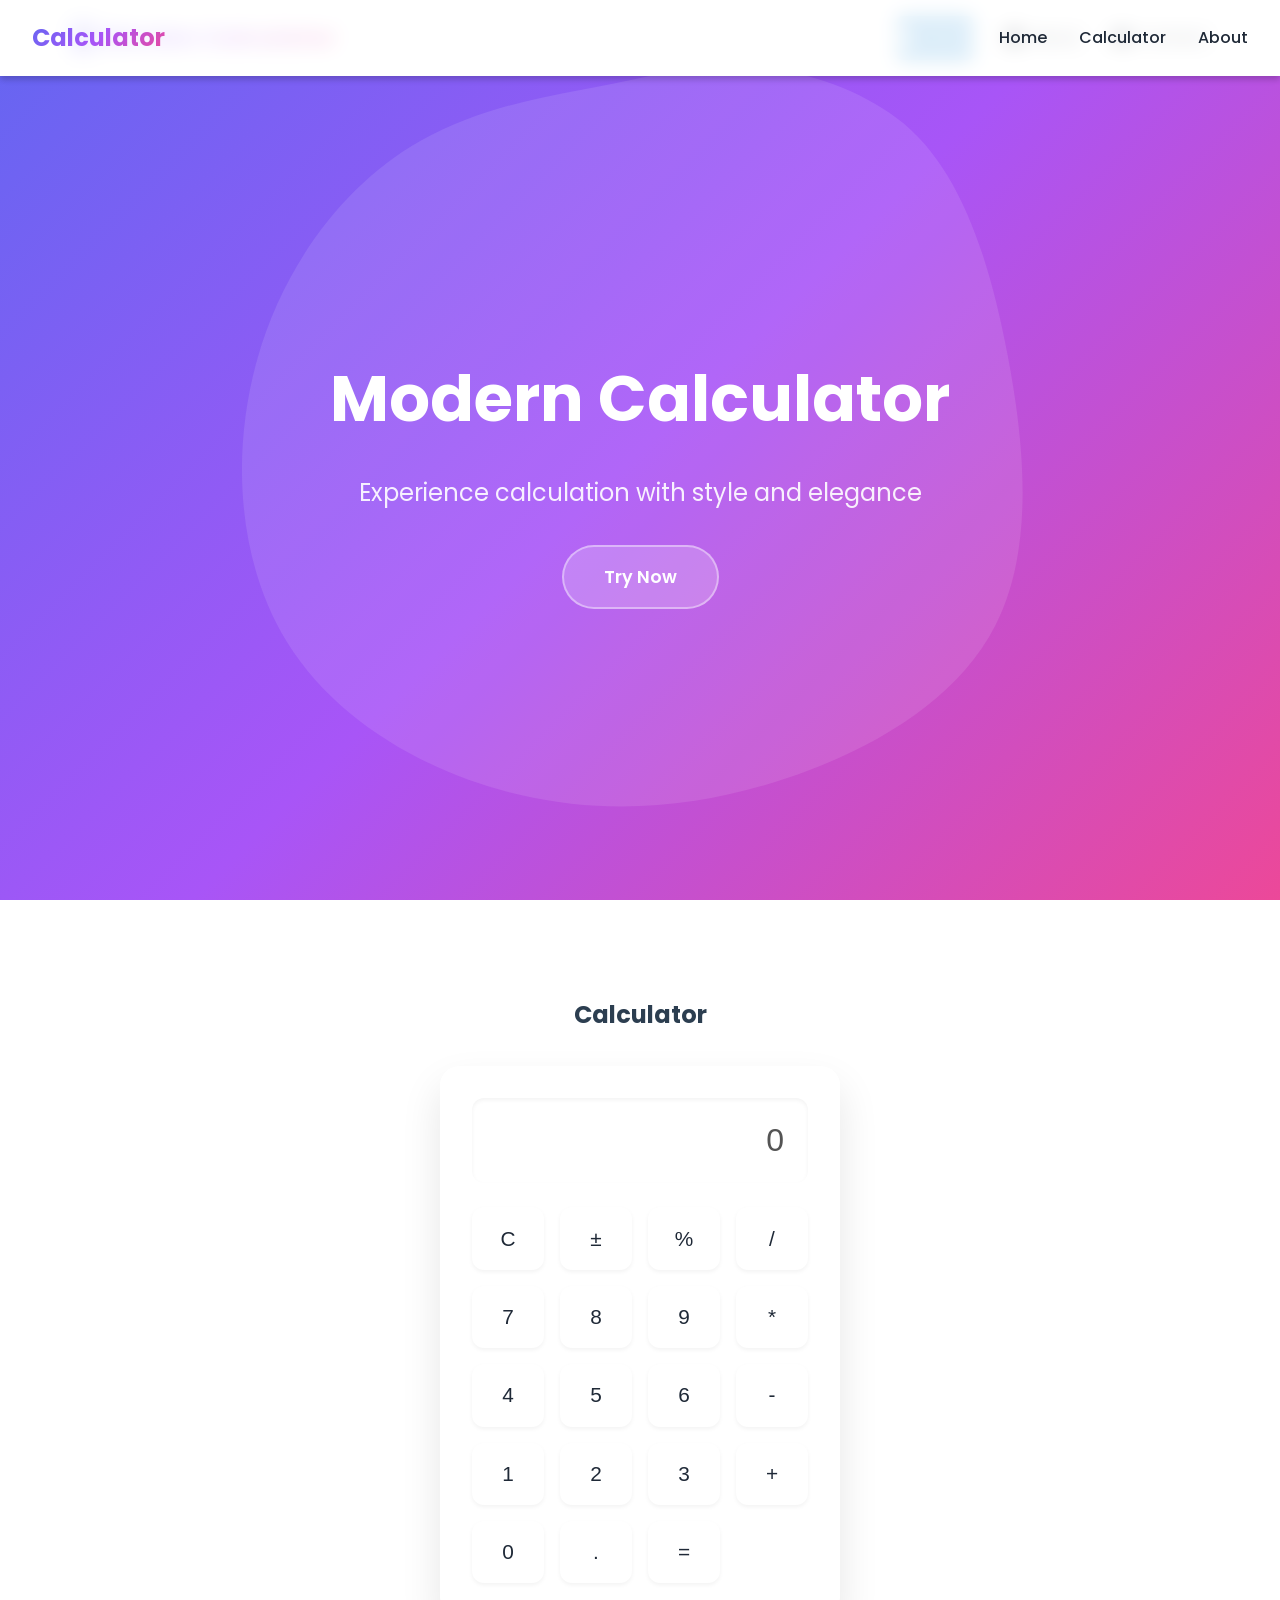
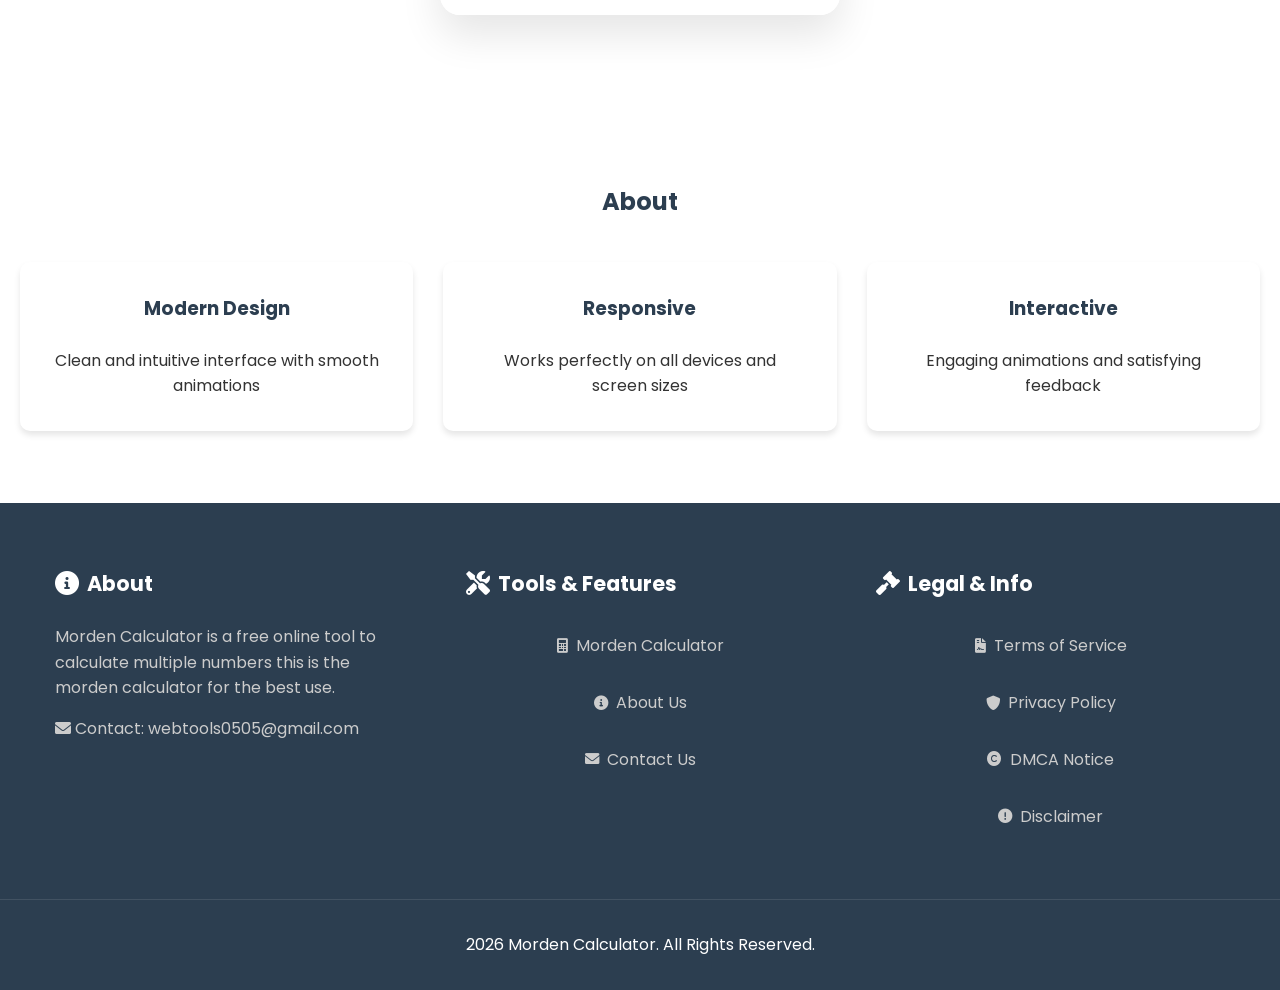
<file: index.html>
<!DOCTYPE html>
<html lang="en">
<head>
    <meta charset="UTF-8">
    <meta name="viewport" content="width=device-width, initial-scale=1.0">
    <title>Morden Calculator</title>
    <link rel="stylesheet" href="styles.css">
    <link href="https://fonts.googleapis.com/css2?family=Poppins:wght@300;400;500;600;700&display=swap" rel="stylesheet">
    <link rel="stylesheet" href="https://cdnjs.cloudflare.com/ajax/libs/font-awesome/6.0.0/css/all.min.css">
</head>
<body>
    <header class="main-header">
        <nav class="nav-container">
            <div class="logo">
                <i class="fas fa-calculator"></i>
                <span>Morden Calculator</span>
            </div>
            <ul class="nav-links">
                <li><a href="index.html" class="active"><i class="fas fa-home"></i> Home</a></li>
                <li><a href="about.html"><i class="fas fa-info-circle"></i> About</a></li>
                <li><a href="contact.html"><i class="fas fa-envelope"></i> Contact</a></li>
            </ul>
        </nav>
    </header>

    <!-- Navigation -->
    <nav class="sticky-nav fade-in">
        <div class="logo">Calculator</div>
        <button class="menu-toggle" aria-label="Toggle menu">☰</button>
        <ul class="nav-links">
            <li><a href="#home">Home</a></li>
            <li><a href="#calculator">Calculator</a></li>
            <li><a href="#about">About</a></li>
        </ul>
    </nav>

    <!-- Hero Section -->
    <header id="home" class="hero">
        <div class="hero-content">
            <h1 class="fade-in">Modern Calculator</h1>
            <p class="fade-in">Experience calculation with style and elegance</p>
            <a href="#calculator" class="cta-button scale-in">Try Now</a>
        </div>
        <div class="hero-shapes"></div>
    </header>

    <!-- Calculator Section -->
    <section id="calculator" class="tool-section">
        <div class="section-container">
            <h2 class="fade-in">Calculator</h2>
            <div class="calculator scale-in">
                <input type="text" id="display" disabled value="0">
                <div class="buttons">
                    <button class="operator">C</button>
                    <button class="operator">±</button>
                    <button class="operator">%</button>
                    <button class="operator">/</button>
                    <button>7</button>
                    <button>8</button>
                    <button>9</button>
                    <button class="operator">*</button>
                    <button>4</button>
                    <button>5</button>
                    <button>6</button>
                    <button class="operator">-</button>
                    <button>1</button>
                    <button>2</button>
                    <button>3</button>
                    <button class="operator">+</button>
                    <button class="span-2">0</button>
                    <button>.</button>
                    <button class="operator">=</button>
                </div>
            </div>
        </div>
    </section>

    <!-- About Section -->
    <section id="about" class="about-section">
        <div class="section-container">
            <h2 class="fade-in">About</h2>
            <div class="features">
                <div class="feature-card scale-in">
                    <h3>Modern Design</h3>
                    <p>Clean and intuitive interface with smooth animations</p>
                </div>
                <div class="feature-card scale-in">
                    <h3>Responsive</h3>
                    <p>Works perfectly on all devices and screen sizes</p>
                </div>
                <div class="feature-card scale-in">
                    <h3>Interactive</h3>
                    <p>Engaging animations and satisfying feedback</p>
                </div>
            </div>
        </div>
    </section>

    <footer>
        <div class="footer-container">
            <div class="footer-section">
                <h2><i class="fas fa-info-circle"></i> About</h2>
                <p>Morden Calculator is a free online tool to calculate multiple numbers this is the morden calculator for the best use.</p>
                <p><i class="fas fa-envelope"></i> Contact: webtools0505@gmail.com</p>
            </div>
            <div class="footer-section">
                <h2><i class="fas fa-tools"></i> Tools & Features</h2>
                <ul>
                    <li><a href="index.html"><i class="fas fa-calculator"></i> Morden Calculator</a></li>
                    <li><a href="about.html"><i class="fas fa-info-circle"></i> About Us</a></li>
                    <li><a href="contact.html"><i class="fas fa-envelope"></i> Contact Us</a></li>
                </ul>
            </div>
            <div class="footer-section">
                <h2><i class="fas fa-gavel"></i> Legal & Info</h2>
                <ul>
                    <li><a href="terms.html"><i class="fas fa-file-contract"></i> Terms of Service</a></li>
                    <li><a href="privacy.html"><i class="fas fa-shield-alt"></i> Privacy Policy</a></li>
                    <li><a href="dmca.html"><i class="fas fa-copyright"></i> DMCA Notice</a></li>
                    <li><a href="disclaimer.html"><i class="fas fa-exclamation-circle"></i> Disclaimer</a></li>
                </ul>
            </div>
        </div>
        <div class="footer-bottom">
            <p>  <span id="year"></span> Morden Calculator. All Rights Reserved.</p>
        </div>
    </footer>
    <script>
        document.getElementById('year').textContent = new Date().getFullYear();
    </script>
    <script src="script.js"></script>
</body>
</html>
</file>
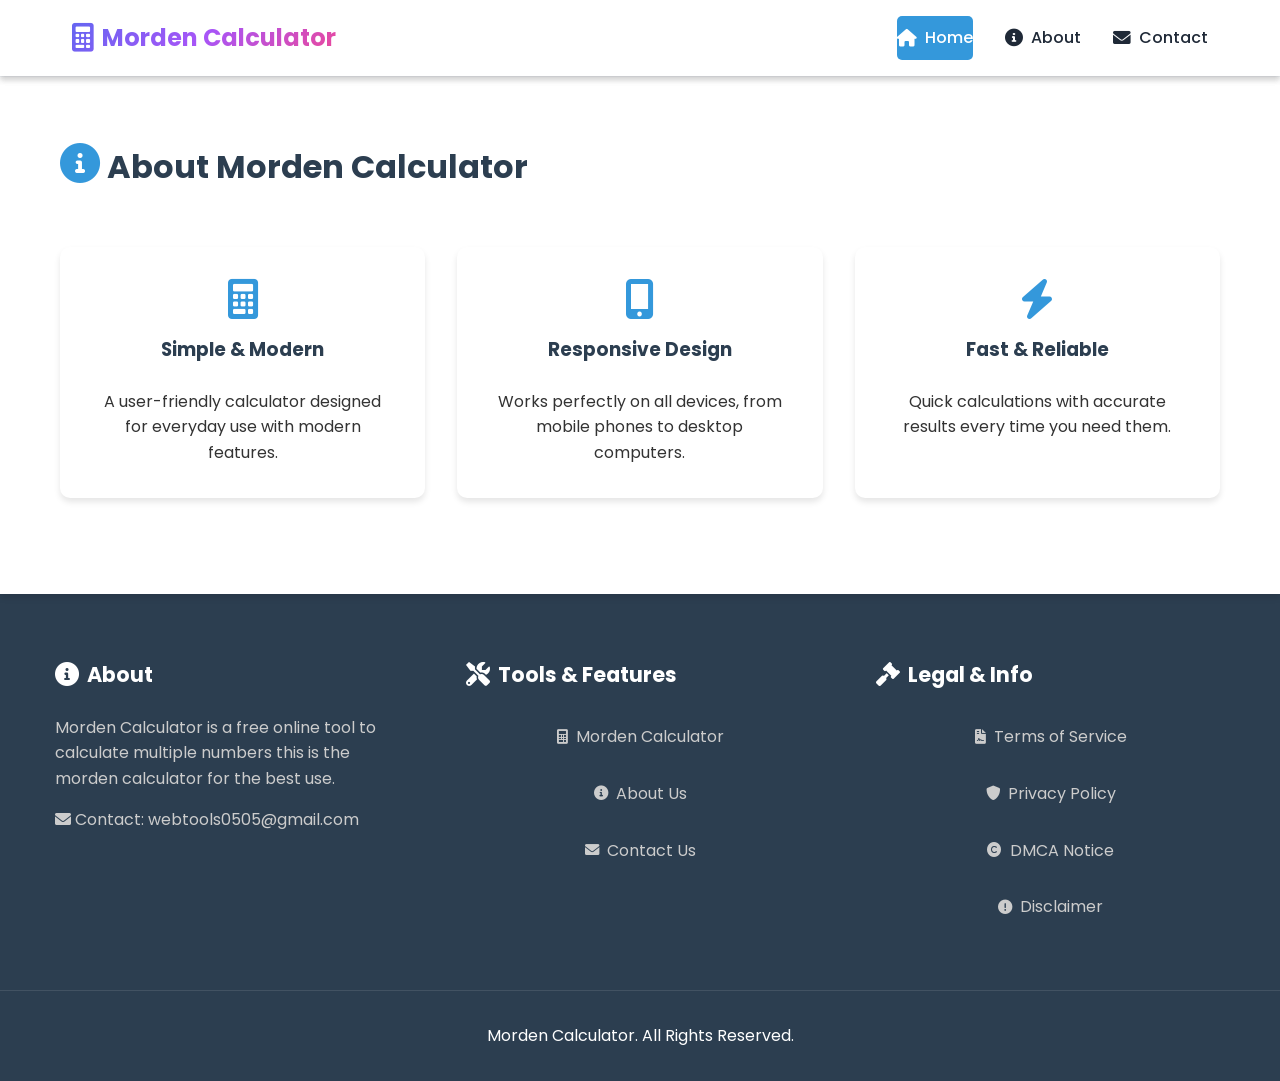
<file: about.html>
<!DOCTYPE html>
<html lang="en">
<head>
    <meta charset="UTF-8">
    <meta name="viewport" content="width=device-width, initial-scale=1.0">
    <title>About Us - Modern Calculator</title>
    <link rel="stylesheet" href="styles.css">
    <link href="https://fonts.googleapis.com/css2?family=Poppins:wght@300;400;500;600;700&display=swap" rel="stylesheet">
    <link rel="stylesheet" href="https://cdnjs.cloudflare.com/ajax/libs/font-awesome/6.0.0/css/all.min.css">
</head>
<br><br><br>
<body>
    <header class="main-header">
        <nav class="nav-container">
            <div class="logo">
                <i class="fas fa-calculator"></i>
                <span>Morden Calculator</span>
            </div>
            <ul class="nav-links">
                <li><a href="index.html" class="active"><i class="fas fa-home"></i> Home</a></li>
                <li><a href="about.html"><i class="fas fa-info-circle"></i> About</a></li>
                <li><a href="contact.html"><i class="fas fa-envelope"></i> Contact</a></li>
            </ul>
        </nav>
    </header>

        <header class="main-header">
        <nav class="nav-container">
            <div class="logo">
                <i class="fas fa-calculator"></i>
                <span>Morden Calculator</span>
            </div>
            <ul class="nav-links">
                <li><a href="index.html" class="active"><i class="fas fa-home"></i> Home</a></li>
                <li><a href="about.html"><i class="fas fa-info-circle"></i> About</a></li>
                <li><a href="contact.html"><i class="fas fa-envelope"></i> Contact</a></li>
            </ul>
        </nav>
    </header>

    <div class="content-section fade-in">
        <div class="container">
            <h1><i class="fas fa-info-circle icon-feature"></i> About Morden Calculator</h1>
            <div class="about-features">
                <div class="feature-card">
                    <i class="fas fa-calculator icon-feature"></i>
                    <h3>Simple & Modern</h3>
                    <p>A user-friendly calculator designed for everyday use with modern features.</p>
                </div>
                <div class="feature-card">
                    <i class="fas fa-mobile-alt icon-feature"></i>
                    <h3>Responsive Design</h3>
                    <p>Works perfectly on all devices, from mobile phones to desktop computers.</p>
                </div>
                <div class="feature-card">
                    <i class="fas fa-bolt icon-feature"></i>
                    <h3>Fast & Reliable</h3>
                    <p>Quick calculations with accurate results every time you need them.</p>
                </div>
            </div>
        </div>
    </div>

    <footer>
        <div class="footer-container">
            <div class="footer-section">
                <h2><i class="fas fa-info-circle"></i> About</h2>
                <p>Morden Calculator is a free online tool to calculate multiple numbers this is the morden calculator for the best use.</p>
                <p><i class="fas fa-envelope"></i> Contact: webtools0505@gmail.com</p>
            </div>
            <div class="footer-section">
                <h2><i class="fas fa-tools"></i> Tools & Features</h2>
                <ul>
                    <li><a href="index.html"><i class="fas fa-calculator"></i> Morden Calculator</a></li>
                    <li><a href="about.html"><i class="fas fa-info-circle"></i> About Us</a></li>
                    <li><a href="contact.html"><i class="fas fa-envelope"></i> Contact Us</a></li>
                </ul>
            </div>
            <div class="footer-section">
                <h2><i class="fas fa-gavel"></i> Legal & Info</h2>
                <ul>
                    <li><a href="terms.html"><i class="fas fa-file-contract"></i> Terms of Service</a></li>
                    <li><a href="privacy.html"><i class="fas fa-shield-alt"></i> Privacy Policy</a></li>
                    <li><a href="dmca.html"><i class="fas fa-copyright"></i> DMCA Notice</a></li>
                    <li><a href="disclaimer.html"><i class="fas fa-exclamation-circle"></i> Disclaimer</a></li>
                </ul>
            </div>
        </div>
        <div class="footer-bottom">
            <p>  Morden Calculator. All Rights Reserved.</p>
        </div>
    </footer>

    <!-- JavaScript to Update Copyright Year -->
    <script>
        document.getElementById("year").textContent = new Date().getFullYear();
    </script>
</body>
</html>
</file>
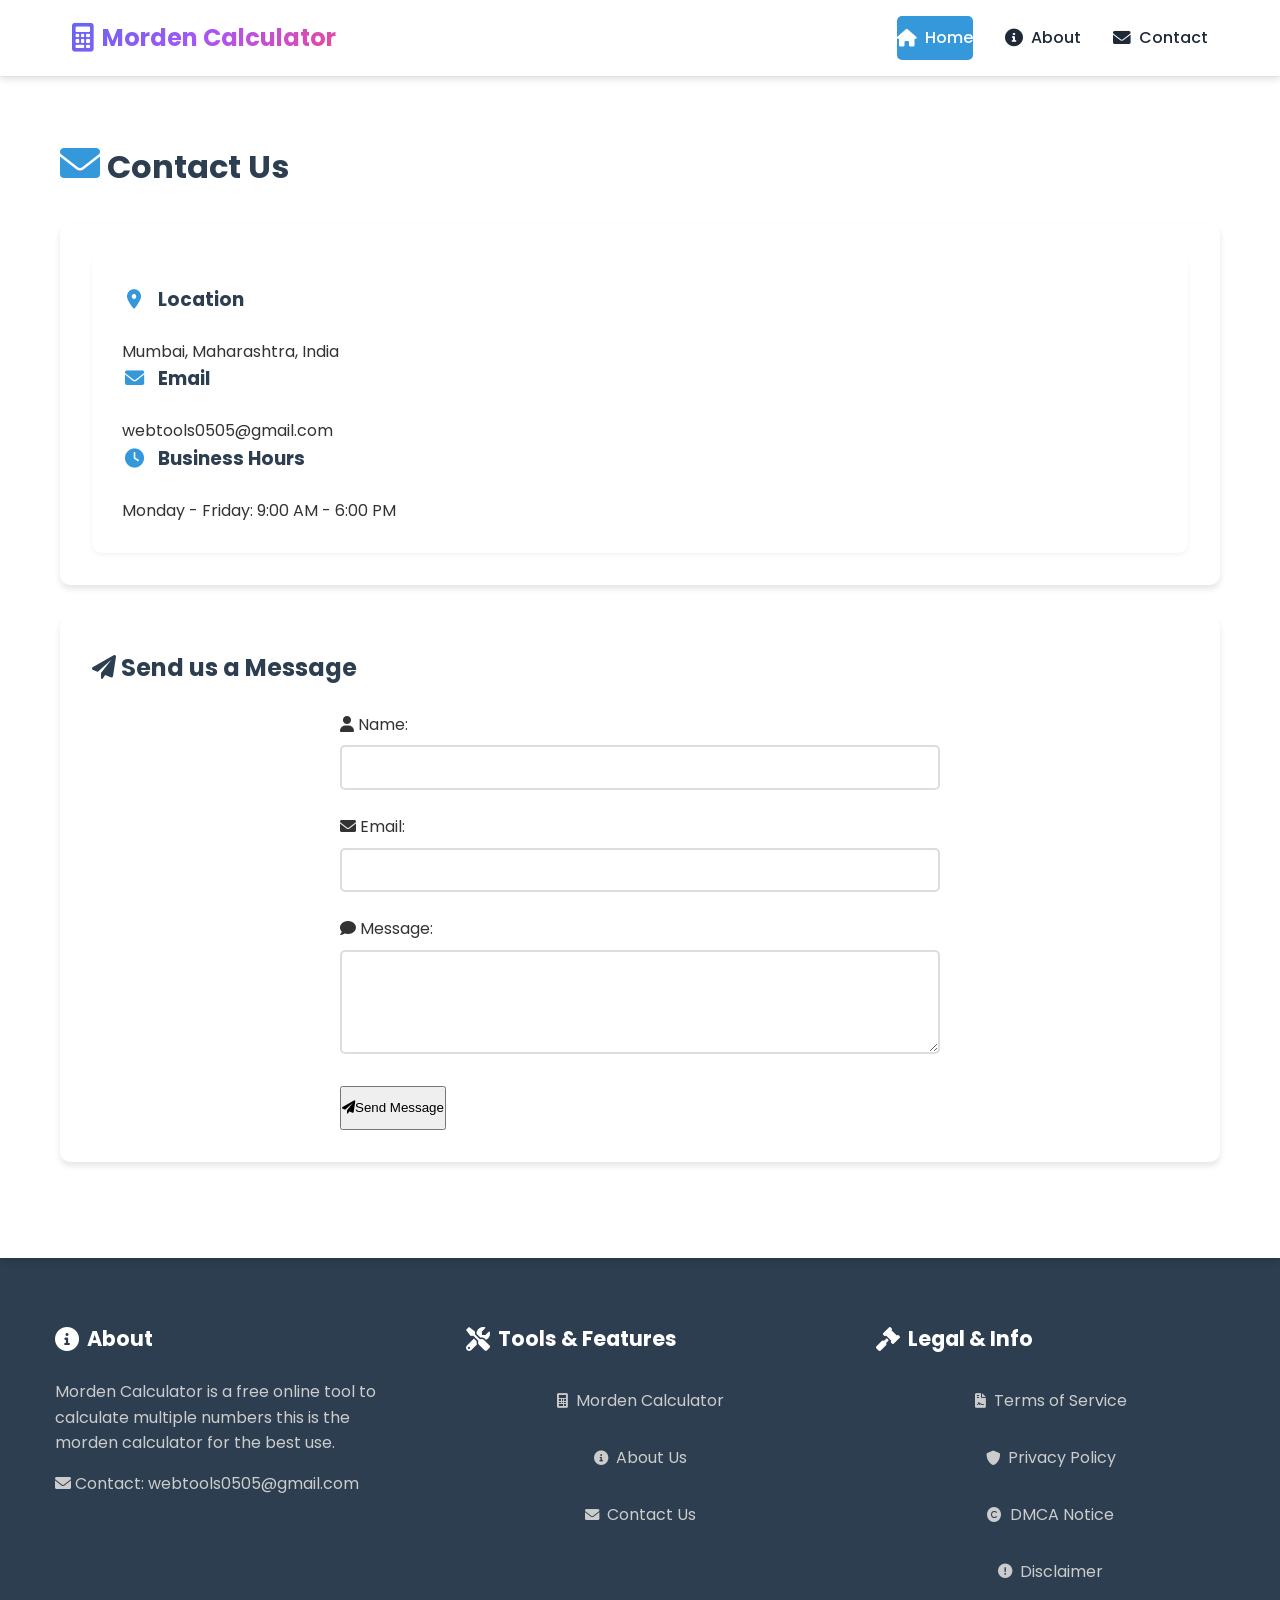
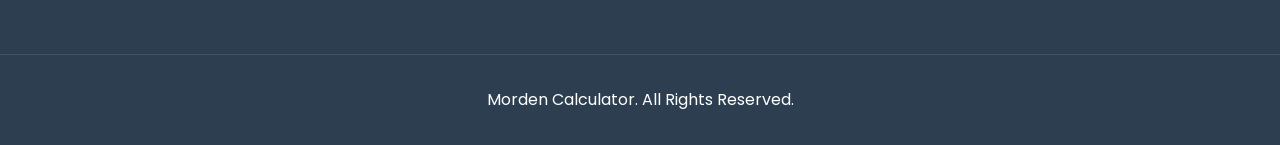
<file: contact.html>
<!DOCTYPE html>
<html lang="en">
<head>
    <meta charset="UTF-8">
    <meta name="viewport" content="width=device-width, initial-scale=1.0">
    <title>Contact Us - Modern Calculator</title>
    <link rel="stylesheet" href="styles.css">
    <link href="https://fonts.googleapis.com/css2?family=Poppins:wght@300;400;500;600;700&display=swap" rel="stylesheet">
    <link rel="stylesheet" href="https://cdnjs.cloudflare.com/ajax/libs/font-awesome/6.0.0/css/all.min.css">
</head>
<body>
    <header class="main-header">
        <nav class="nav-container">
            <div class="logo">
                <i class="fas fa-calculator"></i>
                <span>Morden Calculator</span>
            </div>
            <ul class="nav-links">
                <li><a href="index.html" class="active"><i class="fas fa-home"></i> Home</a></li>
                <li><a href="about.html"><i class="fas fa-info-circle"></i> About</a></li>
                <li><a href="contact.html"><i class="fas fa-envelope"></i> Contact</a></li>
            </ul>
        </nav>
    </header>
    <br><br><br>
    <div class="content-section fade-in">
        <div class="container">
            <h1><i class="fas fa-envelope icon-feature"></i> Contact Us</h1>
            <div class="content-card">
                <div class="contact-info">
                    <h3><i class="fas fa-map-marker-alt icon-contact"></i> Location</h3>
                    <p>Mumbai, Maharashtra, India</p>
                    
                    <h3><i class="fas fa-envelope icon-contact"></i> Email</h3>
                    <p>webtools0505@gmail.com</p>
                    
                    <h3><i class="fas fa-clock icon-contact"></i> Business Hours</h3>
                    <p>Monday - Friday: 9:00 AM - 6:00 PM</p>
                </div>
            </div>
            
            <div class="content-card">
                <h2><i class="fas fa-paper-plane"></i> Send us a Message</h2>
                <form class="contact-form">
                    <div class="form-group">
                        <label><i class="fas fa-user"></i> Name:</label>
                        <input type="text" required>
                    </div>
                    <div class="form-group">
                        <label><i class="fas fa-envelope"></i> Email:</label>
                        <input type="email" required>
                    </div>
                    <div class="form-group">
                        <label><i class="fas fa-comment"></i> Message:</label>
                        <textarea rows="5" required></textarea>
                    </div>
                    <button type="submit"><i class="fas fa-paper-plane"></i> Send Message</button>
                </form>
            </div>
        </div>
    </div>

    <footer>
        <div class="footer-container">
            <div class="footer-section">
                <h2><i class="fas fa-info-circle"></i> About</h2>
                <p>Morden Calculator is a free online tool to calculate multiple numbers this is the morden calculator for the best use.</p>
                <p><i class="fas fa-envelope"></i> Contact: webtools0505@gmail.com</p>
            </div>
            <div class="footer-section">
                <h2><i class="fas fa-tools"></i> Tools & Features</h2>
                <ul>
                    <li><a href="index.html"><i class="fas fa-calculator"></i> Morden Calculator</a></li>
                    <li><a href="about.html"><i class="fas fa-info-circle"></i> About Us</a></li>
                    <li><a href="contact.html"><i class="fas fa-envelope"></i> Contact Us</a></li>
                </ul>
            </div>
            <div class="footer-section">
                <h2><i class="fas fa-gavel"></i> Legal & Info</h2>
                <ul>
                    <li><a href="terms.html"><i class="fas fa-file-contract"></i> Terms of Service</a></li>
                    <li><a href="privacy.html"><i class="fas fa-shield-alt"></i> Privacy Policy</a></li>
                    <li><a href="dmca.html"><i class="fas fa-copyright"></i> DMCA Notice</a></li>
                    <li><a href="disclaimer.html"><i class="fas fa-exclamation-circle"></i> Disclaimer</a></li>
                </ul>
            </div>
        </div>
        <div class="footer-bottom">
            <p>  Morden Calculator. All Rights Reserved.</p>
        </div>
    </footer>

    <!-- JavaScript to Update Copyright Year -->
    <script>
        document.getElementById("year").textContent = new Date().getFullYear();
    </script>
</body>
</html>
</file>
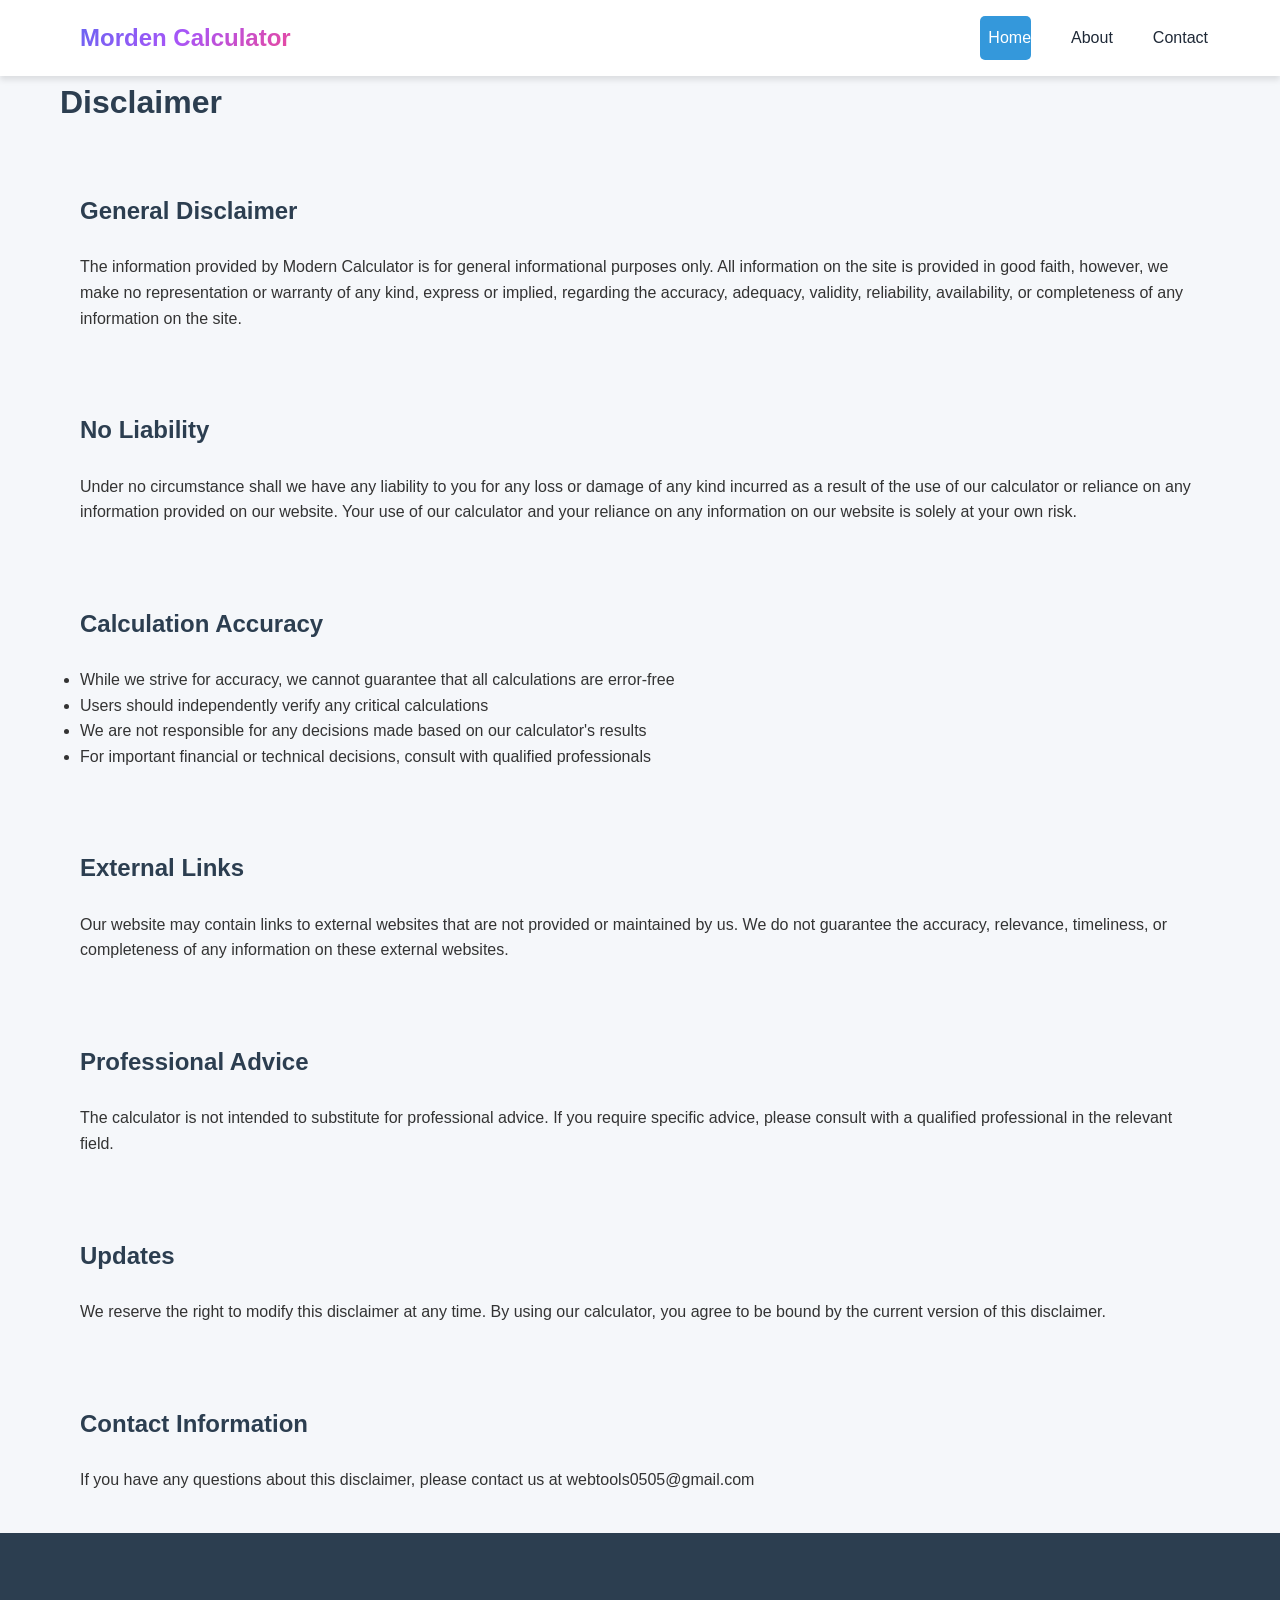
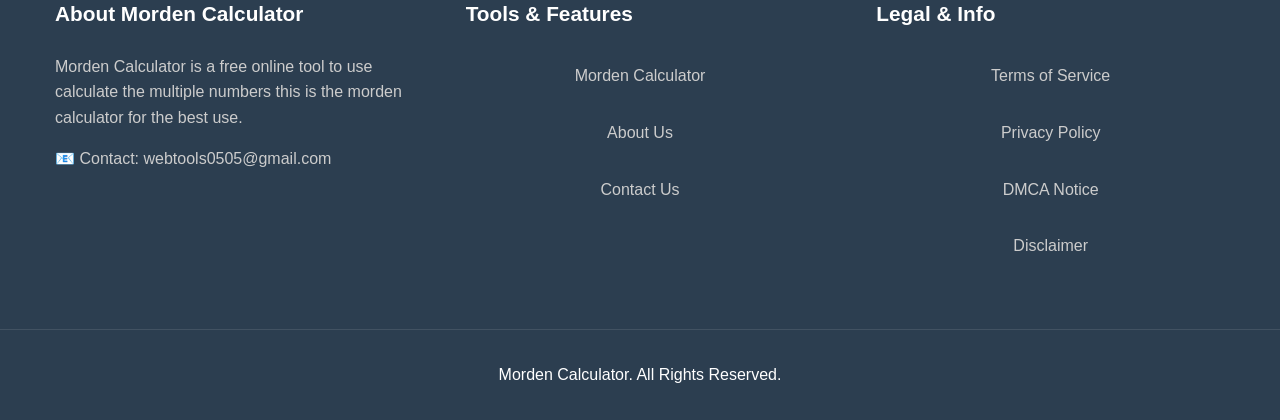
<file: disclaimer.html>
<!DOCTYPE html>
<html lang="en">
<head>
    <meta charset="UTF-8">
    <meta name="viewport" content="width=device-width, initial-scale=1.0">
    <title>Disclaimer - Modern Calculator</title>
    <link rel="stylesheet" href="styles.css">
</head>
<body>
    <header class="main-header">
        <nav class="nav-container">
            <div class="logo">
                <i class="fas fa-calculator"></i>
                <span>Morden Calculator</span>
            </div>
            <ul class="nav-links">
                <li><a href="index.html" class="active"><i class="fas fa-home"></i> Home</a></li>
                <li><a href="about.html"><i class="fas fa-info-circle"></i> About</a></li>
                <li><a href="contact.html"><i class="fas fa-envelope"></i> Contact</a></li>
            </ul>
        </nav>
    </header>
    <br><br><br>
    <main class="container">
        <h1>Disclaimer</h1>
        <div class="content">
            <section>
                <h2>General Disclaimer</h2>
                <p>The information provided by Modern Calculator is for general informational purposes only. All information on the site is provided in good faith, however, we make no representation or warranty of any kind, express or implied, regarding the accuracy, adequacy, validity, reliability, availability, or completeness of any information on the site.</p>
            </section>

            <section>
                <h2>No Liability</h2>
                <p>Under no circumstance shall we have any liability to you for any loss or damage of any kind incurred as a result of the use of our calculator or reliance on any information provided on our website. Your use of our calculator and your reliance on any information on our website is solely at your own risk.</p>
            </section>

            <section>
                <h2>Calculation Accuracy</h2>
                <ul>
                    <li>While we strive for accuracy, we cannot guarantee that all calculations are error-free</li>
                    <li>Users should independently verify any critical calculations</li>
                    <li>We are not responsible for any decisions made based on our calculator's results</li>
                    <li>For important financial or technical decisions, consult with qualified professionals</li>
                </ul>
            </section>

            <section>
                <h2>External Links</h2>
                <p>Our website may contain links to external websites that are not provided or maintained by us. We do not guarantee the accuracy, relevance, timeliness, or completeness of any information on these external websites.</p>
            </section>

            <section>
                <h2>Professional Advice</h2>
                <p>The calculator is not intended to substitute for professional advice. If you require specific advice, please consult with a qualified professional in the relevant field.</p>
            </section>

            <section>
                <h2>Updates</h2>
                <p>We reserve the right to modify this disclaimer at any time. By using our calculator, you agree to be bound by the current version of this disclaimer.</p>
            </section>

            <section>
                <h2>Contact Information</h2>
                <p>If you have any questions about this disclaimer, please contact us at webtools0505@gmail.com</p>
            </section>
        </div>
    </main>

    <!-- Footer -->
    <footer>
        <div class="footer-container">
            <!-- About Section -->
            <div class="footer-section about">
                <h2>About Morden Calculator</h2>
                <p>Morden Calculator is a free online tool to use calculate the multiple numbers this is the morden calculator for the best use.</p>
                <p>📧 Contact: webtools0505@gmail.com</p>
            </div>

            <!-- Tools & Features -->
            <div class="footer-section">
                <h2>Tools & Features</h2>
                <ul>
                    <li><a href="index.html">Morden Calculator</a></li>
                    <li><a href="about.html">About Us</a></li>
                    <li><a href="contact.html">Contact Us</a></li>
                </ul>
            </div>

            <!-- Legal & Info -->
            <div class="footer-section">
                <h2>Legal & Info</h2>
                <ul>
                    <li><a href="terms.html">Terms of Service</a></li>
                    <li><a href="privacy.html">Privacy Policy</a></li>
                    <li><a href="dmca.html">DMCA Notice</a></li>
                    <li><a href="disclaimer.html">Disclaimer</a></li>
                </ul>
            </div>
        </div>

        <!-- Copyright Section -->
        <div class="footer-bottom">
            <p>  Morden Calculator. All Rights Reserved.</p>
        </div>
    </footer>

    <!-- JavaScript to Update Copyright Year -->
    <script>
        document.getElementById("year").textContent = new Date().getFullYear();
    </script>
</body>
</html>
</file>
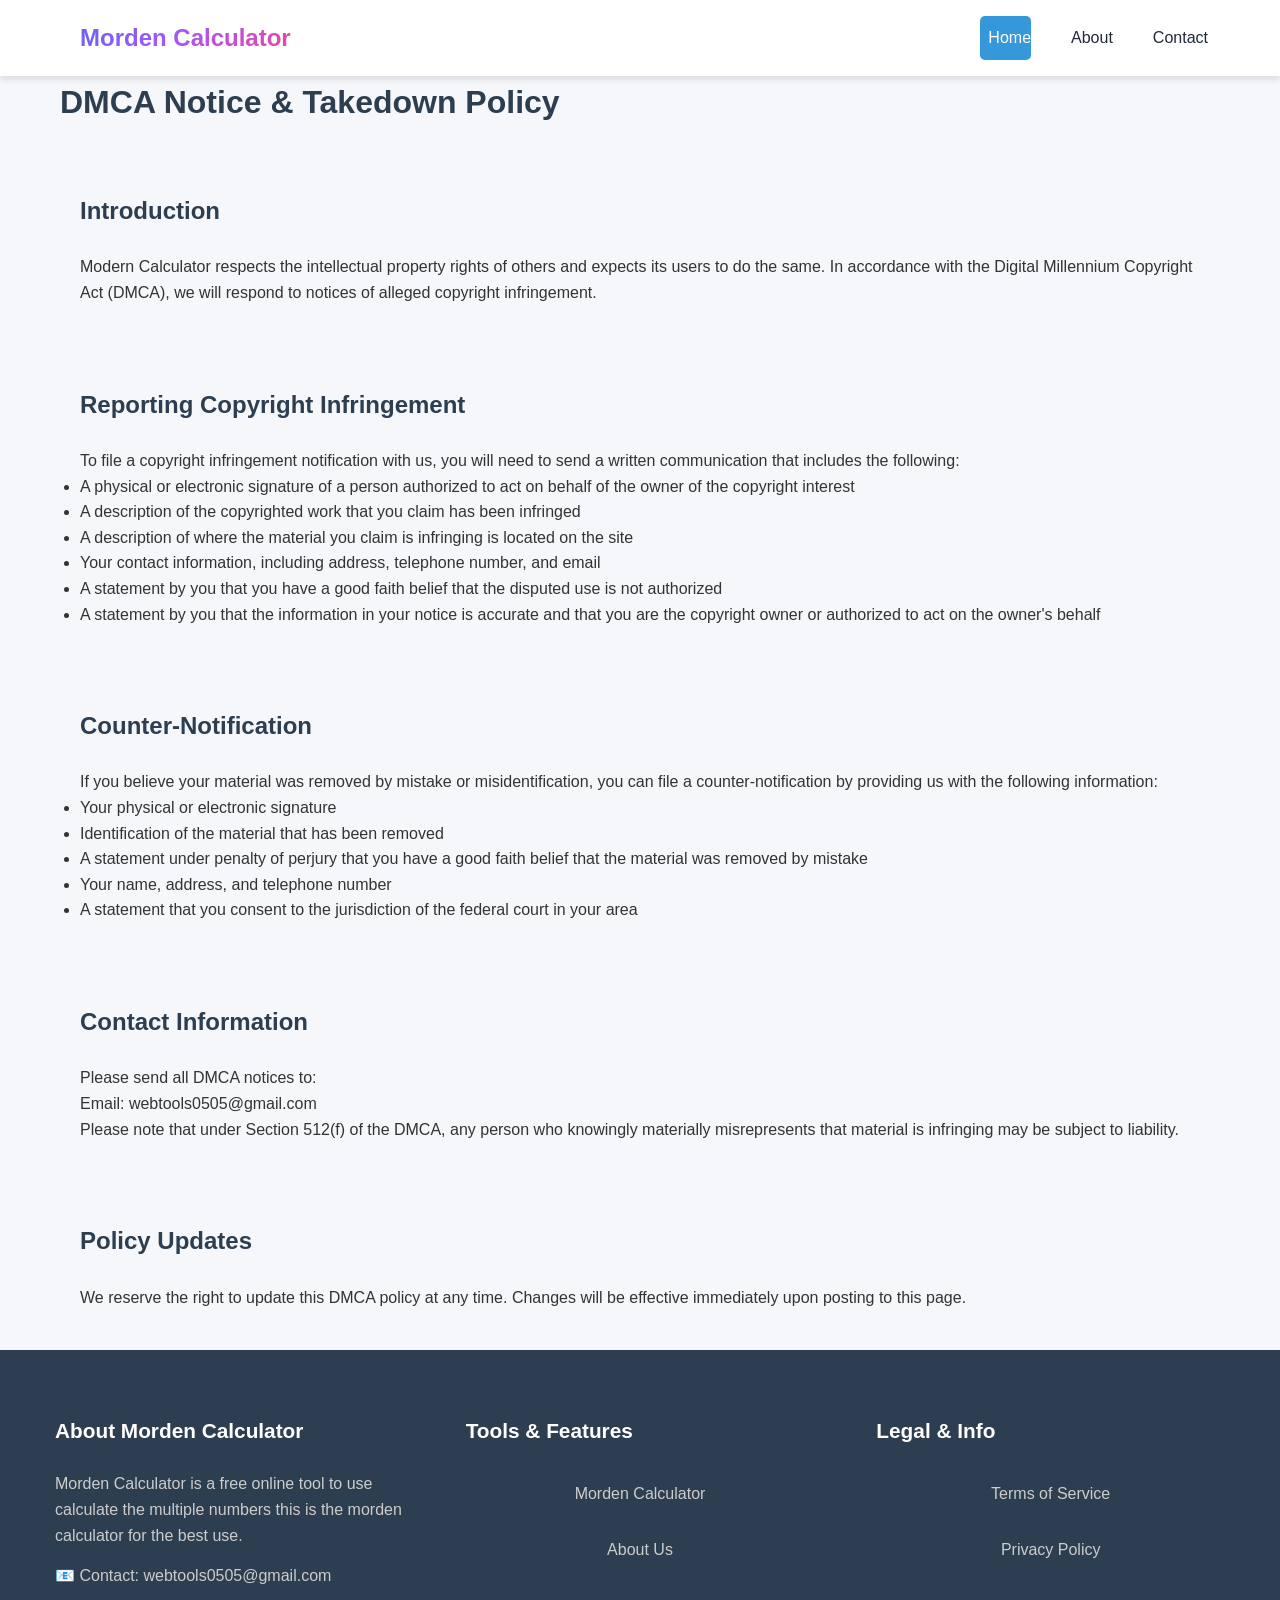
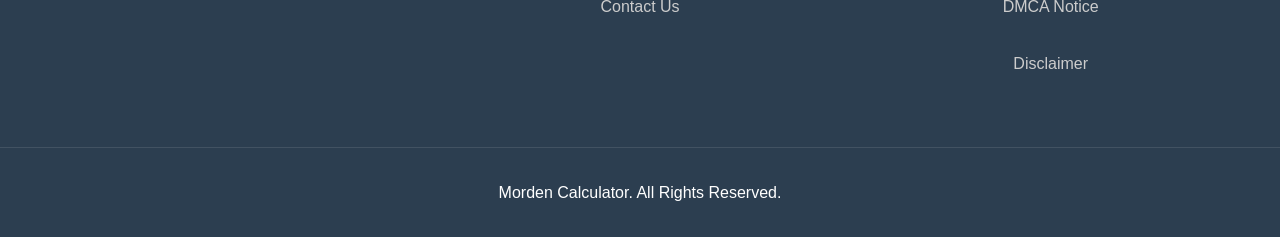
<file: dmca.html>
<!DOCTYPE html>
<html lang="en">
<head>
    <meta charset="UTF-8">
    <meta name="viewport" content="width=device-width, initial-scale=1.0">
    <title>DMCA Notice - Modern Calculator</title>
    <link rel="stylesheet" href="styles.css">
</head>
<body>
    <header class="main-header">
        <nav class="nav-container">
            <div class="logo">
                <i class="fas fa-calculator"></i>
                <span>Morden Calculator</span>
            </div>
            <ul class="nav-links">
                <li><a href="index.html" class="active"><i class="fas fa-home"></i> Home</a></li>
                <li><a href="about.html"><i class="fas fa-info-circle"></i> About</a></li>
                <li><a href="contact.html"><i class="fas fa-envelope"></i> Contact</a></li>
            </ul>
        </nav>
    </header>
    <br><br><br>
    <main class="container">
        <h1>DMCA Notice & Takedown Policy</h1>
        <div class="content">
            <section>
                <h2>Introduction</h2>
                <p>Modern Calculator respects the intellectual property rights of others and expects its users to do the same. In accordance with the Digital Millennium Copyright Act (DMCA), we will respond to notices of alleged copyright infringement.</p>
            </section>

            <section>
                <h2>Reporting Copyright Infringement</h2>
                <p>To file a copyright infringement notification with us, you will need to send a written communication that includes the following:</p>
                <ul>
                    <li>A physical or electronic signature of a person authorized to act on behalf of the owner of the copyright interest</li>
                    <li>A description of the copyrighted work that you claim has been infringed</li>
                    <li>A description of where the material you claim is infringing is located on the site</li>
                    <li>Your contact information, including address, telephone number, and email</li>
                    <li>A statement by you that you have a good faith belief that the disputed use is not authorized</li>
                    <li>A statement by you that the information in your notice is accurate and that you are the copyright owner or authorized to act on the owner's behalf</li>
                </ul>
            </section>

            <section>
                <h2>Counter-Notification</h2>
                <p>If you believe your material was removed by mistake or misidentification, you can file a counter-notification by providing us with the following information:</p>
                <ul>
                    <li>Your physical or electronic signature</li>
                    <li>Identification of the material that has been removed</li>
                    <li>A statement under penalty of perjury that you have a good faith belief that the material was removed by mistake</li>
                    <li>Your name, address, and telephone number</li>
                    <li>A statement that you consent to the jurisdiction of the federal court in your area</li>
                </ul>
            </section>

            <section>
                <h2>Contact Information</h2>
                <p>Please send all DMCA notices to:</p>
                <p>Email: webtools0505@gmail.com</p>
                <p>Please note that under Section 512(f) of the DMCA, any person who knowingly materially misrepresents that material is infringing may be subject to liability.</p>
            </section>

            <section>
                <h2>Policy Updates</h2>
                <p>We reserve the right to update this DMCA policy at any time. Changes will be effective immediately upon posting to this page.</p>
            </section>
        </div>
    </main>

    <!-- Footer -->
    <footer>
        <div class="footer-container">
            <!-- About Section -->
            <div class="footer-section about">
                <h2>About Morden Calculator</h2>
                <p>Morden Calculator is a free online tool to use calculate the multiple numbers this is the morden calculator for the best use.</p>
                <p>📧 Contact: webtools0505@gmail.com</p>
            </div>

            <!-- Tools & Features -->
            <div class="footer-section">
                <h2>Tools & Features</h2>
                <ul>
                    <li><a href="index.html">Morden Calculator</a></li>
                    <li><a href="about.html">About Us</a></li>
                    <li><a href="contact.html">Contact Us</a></li>
                </ul>
            </div>

            <!-- Legal & Info -->
            <div class="footer-section">
                <h2>Legal & Info</h2>
                <ul>
                    <li><a href="terms.html">Terms of Service</a></li>
                    <li><a href="privacy.html">Privacy Policy</a></li>
                    <li><a href="dmca.html">DMCA Notice</a></li>
                    <li><a href="disclaimer.html">Disclaimer</a></li>
                </ul>
            </div>
        </div>

        <!-- Copyright Section -->
        <div class="footer-bottom">
            <p>  Morden Calculator. All Rights Reserved.</p>
        </div>
    </footer>

    <!-- JavaScript to Update Copyright Year -->
    <script>
        document.getElementById("year").textContent = new Date().getFullYear();
    </script>
</body>
</html>
</file>
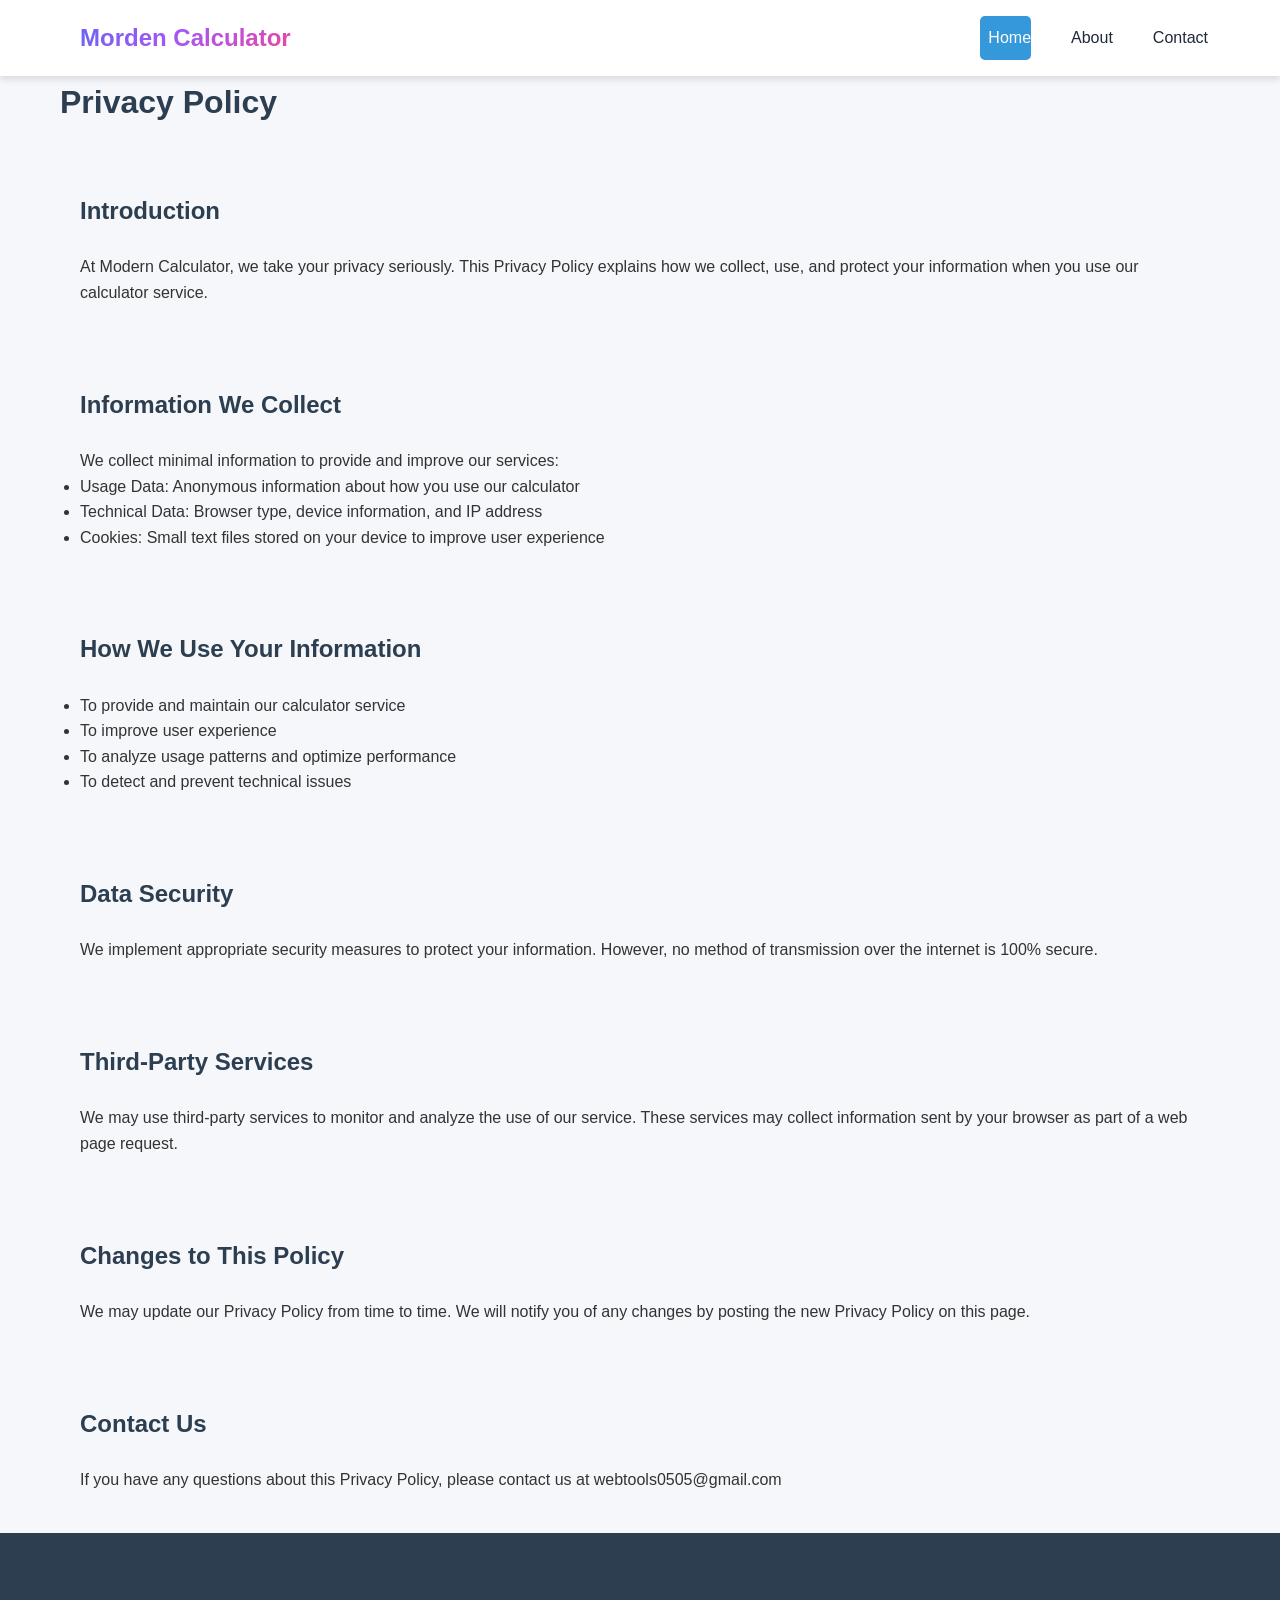
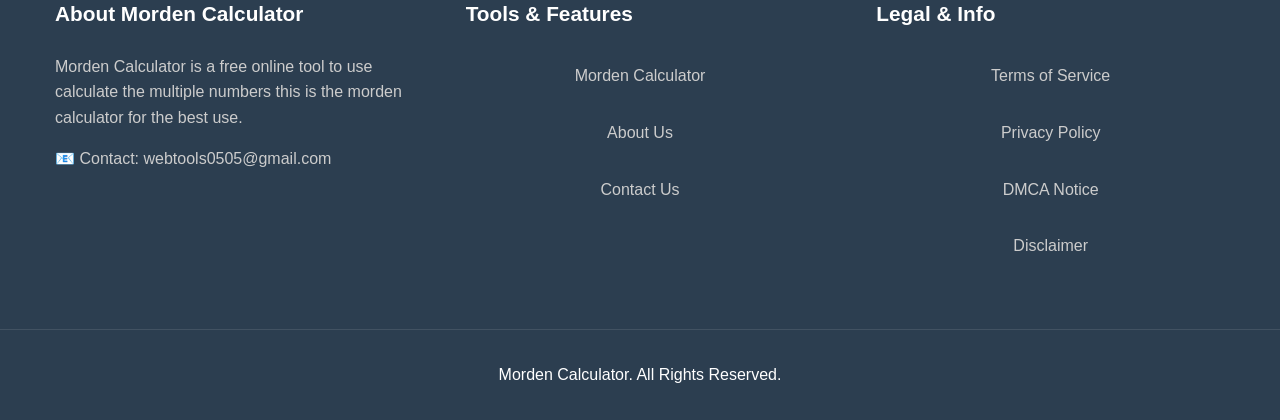
<file: privacy.html>
<!DOCTYPE html>
<html lang="en">
<head>
    <meta charset="UTF-8">
    <meta name="viewport" content="width=device-width, initial-scale=1.0">
    <title>Privacy Policy - Modern Calculator</title>
    <link rel="stylesheet" href="styles.css">
</head>
<body>
    <header class="main-header">
        <nav class="nav-container">
            <div class="logo">
                <i class="fas fa-calculator"></i>
                <span>Morden Calculator</span>
            </div>
            <ul class="nav-links">
                <li><a href="index.html" class="active"><i class="fas fa-home"></i> Home</a></li>
                <li><a href="about.html"><i class="fas fa-info-circle"></i> About</a></li>
                <li><a href="contact.html"><i class="fas fa-envelope"></i> Contact</a></li>
            </ul>
        </nav>
    </header>
    <br><br><br>
    <main class="container">
        <h1>Privacy Policy</h1>
        <div class="content">
            <section>
                <h2>Introduction</h2>
                <p>At Modern Calculator, we take your privacy seriously. This Privacy Policy explains how we collect, use, and protect your information when you use our calculator service.</p>
            </section>

            <section>
                <h2>Information We Collect</h2>
                <p>We collect minimal information to provide and improve our services:</p>
                <ul>
                    <li>Usage Data: Anonymous information about how you use our calculator</li>
                    <li>Technical Data: Browser type, device information, and IP address</li>
                    <li>Cookies: Small text files stored on your device to improve user experience</li>
                </ul>
            </section>

            <section>
                <h2>How We Use Your Information</h2>
                <ul>
                    <li>To provide and maintain our calculator service</li>
                    <li>To improve user experience</li>
                    <li>To analyze usage patterns and optimize performance</li>
                    <li>To detect and prevent technical issues</li>
                </ul>
            </section>

            <section>
                <h2>Data Security</h2>
                <p>We implement appropriate security measures to protect your information. However, no method of transmission over the internet is 100% secure.</p>
            </section>

            <section>
                <h2>Third-Party Services</h2>
                <p>We may use third-party services to monitor and analyze the use of our service. These services may collect information sent by your browser as part of a web page request.</p>
            </section>

            <section>
                <h2>Changes to This Policy</h2>
                <p>We may update our Privacy Policy from time to time. We will notify you of any changes by posting the new Privacy Policy on this page.</p>
            </section>

            <section>
                <h2>Contact Us</h2>
                <p>If you have any questions about this Privacy Policy, please contact us at webtools0505@gmail.com</p>
            </section>
        </div>
    </main>

    <!-- Footer -->
    <footer>
        <div class="footer-container">
            <!-- About Section -->
            <div class="footer-section about">
                <h2>About Morden Calculator</h2>
                <p>Morden Calculator is a free online tool to use calculate the multiple numbers this is the morden calculator for the best use.</p>
                <p>📧 Contact: webtools0505@gmail.com</p>
            </div>

            <!-- Tools & Features -->
            <div class="footer-section">
                <h2>Tools & Features</h2>
                <ul>
                    <li><a href="index.html">Morden Calculator</a></li>
                    <li><a href="about.html">About Us</a></li>
                    <li><a href="contact.html">Contact Us</a></li>
                </ul>
            </div>

            <!-- Legal & Info -->
            <div class="footer-section">
                <h2>Legal & Info</h2>
                <ul>
                    <li><a href="terms.html">Terms of Service</a></li>
                    <li><a href="privacy.html">Privacy Policy</a></li>
                    <li><a href="dmca.html">DMCA Notice</a></li>
                    <li><a href="disclaimer.html">Disclaimer</a></li>
                </ul>
            </div>
        </div>

        <!-- Copyright Section -->
        <div class="footer-bottom">
            <p>  Morden Calculator. All Rights Reserved.</p>
        </div>
    </footer>

    <!-- JavaScript to Update Copyright Year -->
    <script>
        document.getElementById("year").textContent = new Date().getFullYear();
    </script>
</body>
</html>
</file>
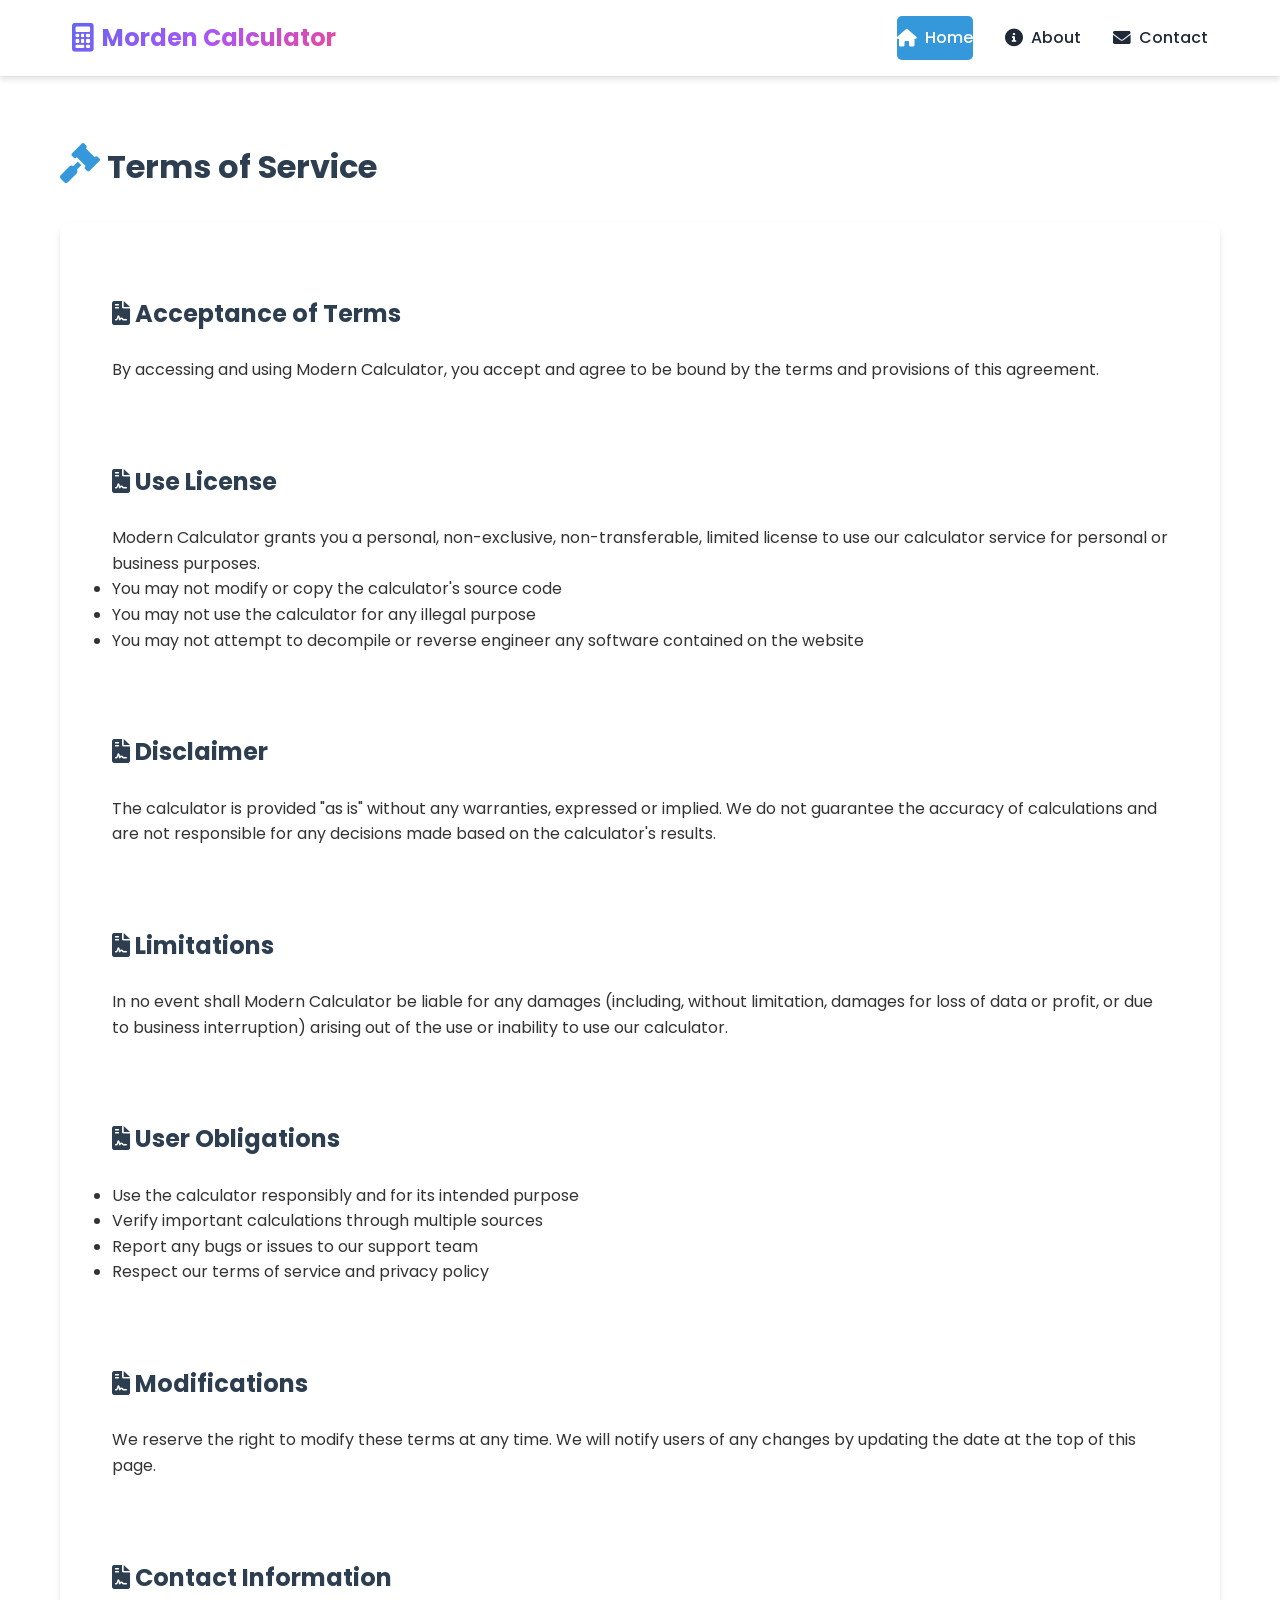
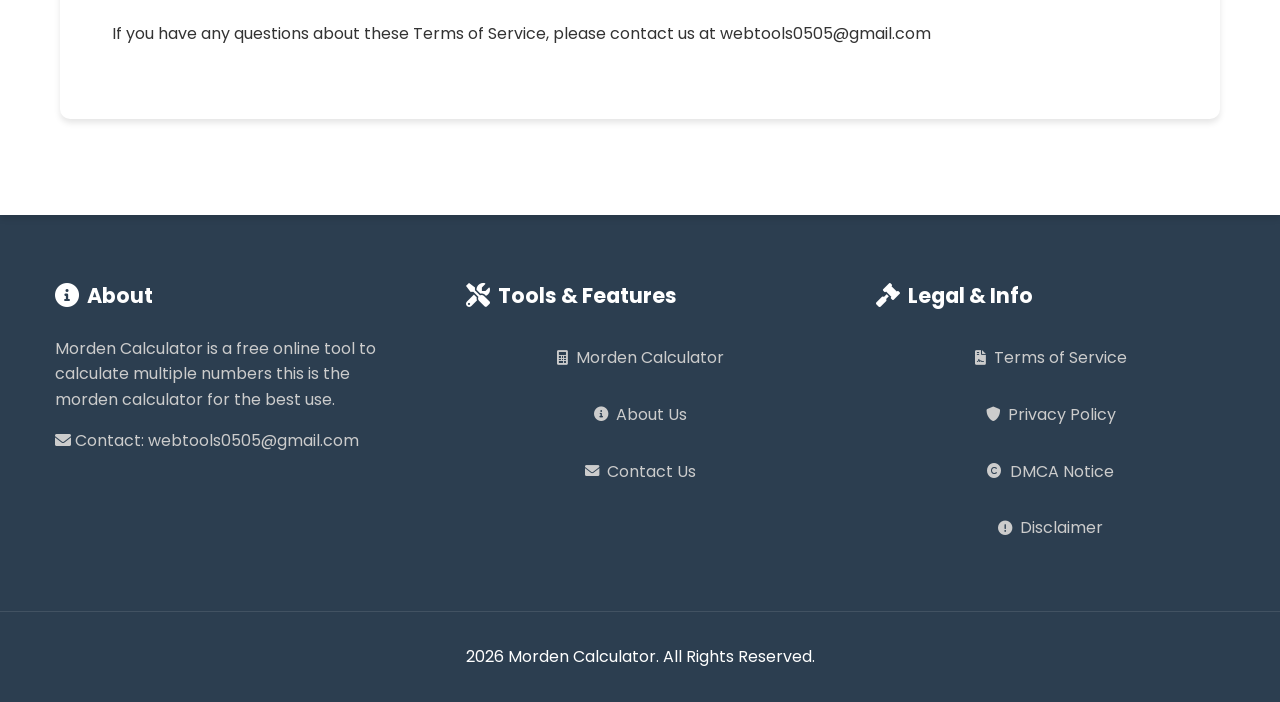
<file: terms.html>
<!DOCTYPE html>
<html lang="en">
<head>
    <meta charset="UTF-8">
    <meta name="viewport" content="width=device-width, initial-scale=1.0">
    <title>Terms of Service - Morden Calculator</title>
    <link rel="stylesheet" href="styles.css">
    <link href="https://fonts.googleapis.com/css2?family=Poppins:wght@300;400;500;600;700&display=swap" rel="stylesheet">
    <link rel="stylesheet" href="https://cdnjs.cloudflare.com/ajax/libs/font-awesome/6.0.0/css/all.min.css">
</head>

<body>
    <header class="main-header">
        <nav class="nav-container">
            <div class="logo">
                <i class="fas fa-calculator"></i>
                <span>Morden Calculator</span>
            </div>
            <ul class="nav-links">
                <li><a href="index.html" class="active"><i class="fas fa-home"></i> Home</a></li>
                <li><a href="about.html"><i class="fas fa-info-circle"></i> About</a></li>
                <li><a href="contact.html"><i class="fas fa-envelope"></i> Contact</a></li>
            </ul>
        </nav>
    </header>
    <br><br><br>
    <div class="content-section fade-in">
        <div class="container">
            <h1><i class="fas fa-gavel icon-feature"></i> Terms of Service</h1>
            <div class="content-card">
                <section>
                    <h2><i class="fas fa-file-contract"></i> Acceptance of Terms</h2>
                    <p>By accessing and using Modern Calculator, you accept and agree to be bound by the terms and provisions of this agreement.</p>
                </section>

                <section>
                    <h2><i class="fas fa-file-contract"></i> Use License</h2>
                    <p>Modern Calculator grants you a personal, non-exclusive, non-transferable, limited license to use our calculator service for personal or business purposes.</p>
                    <ul>
                        <li>You may not modify or copy the calculator's source code</li>
                        <li>You may not use the calculator for any illegal purpose</li>
                        <li>You may not attempt to decompile or reverse engineer any software contained on the website</li>
                    </ul>
                </section>

                <section>
                    <h2><i class="fas fa-file-contract"></i> Disclaimer</h2>
                    <p>The calculator is provided "as is" without any warranties, expressed or implied. We do not guarantee the accuracy of calculations and are not responsible for any decisions made based on the calculator's results.</p>
                </section>

                <section>
                    <h2><i class="fas fa-file-contract"></i> Limitations</h2>
                    <p>In no event shall Modern Calculator be liable for any damages (including, without limitation, damages for loss of data or profit, or due to business interruption) arising out of the use or inability to use our calculator.</p>
                </section>

                <section>
                    <h2><i class="fas fa-file-contract"></i> User Obligations</h2>
                    <ul>
                        <li>Use the calculator responsibly and for its intended purpose</li>
                        <li>Verify important calculations through multiple sources</li>
                        <li>Report any bugs or issues to our support team</li>
                        <li>Respect our terms of service and privacy policy</li>
                    </ul>
                </section>

                <section>
                    <h2><i class="fas fa-file-contract"></i> Modifications</h2>
                    <p>We reserve the right to modify these terms at any time. We will notify users of any changes by updating the date at the top of this page.</p>
                </section>

                <section>
                    <h2><i class="fas fa-file-contract"></i> Contact Information</h2>
                    <p>If you have any questions about these Terms of Service, please contact us at webtools0505@gmail.com</p>
                </section>
            </div>
        </div>
    </div>

    <footer>
        <div class="footer-container">
            <div class="footer-section">
                <h2><i class="fas fa-info-circle"></i> About</h2>
                <p>Morden Calculator is a free online tool to calculate multiple numbers this is the morden calculator for the best use.</p>
                <p><i class="fas fa-envelope"></i> Contact: webtools0505@gmail.com</p>
            </div>
            <div class="footer-section">
                <h2><i class="fas fa-tools"></i> Tools & Features</h2>
                <ul>
                    <li><a href="index.html"><i class="fas fa-calculator"></i> Morden Calculator</a></li>
                    <li><a href="about.html"><i class="fas fa-info-circle"></i> About Us</a></li>
                    <li><a href="contact.html"><i class="fas fa-envelope"></i> Contact Us</a></li>
                </ul>
            </div>
            <div class="footer-section">
                <h2><i class="fas fa-gavel"></i> Legal & Info</h2>
                <ul>
                    <li><a href="terms.html"><i class="fas fa-file-contract"></i> Terms of Service</a></li>
                    <li><a href="privacy.html"><i class="fas fa-shield-alt"></i> Privacy Policy</a></li>
                    <li><a href="dmca.html"><i class="fas fa-copyright"></i> DMCA Notice</a></li>
                    <li><a href="disclaimer.html"><i class="fas fa-exclamation-circle"></i> Disclaimer</a></li>
                </ul>
            </div>
        </div>
        <div class="footer-bottom">
            <p> <span id="year"></span> Morden Calculator. All Rights Reserved.</p>
        </div>
    </footer>
    <script>
        document.getElementById('year').textContent = new Date().getFullYear();
    </script>
</body>
</html>
</file>
<file: styles.css>
/* General Styles */
body {
    font-family: 'Poppins', sans-serif;
    margin: 0;
    padding: 0;
    line-height: 1.6;
    color: #333;
    overflow-x: hidden;
}

section {
    padding: 40px 20px;
    scroll-margin-top: 60px;
}

h1, h2, h3 {
    margin-bottom: 20px;
}

/* Header Styles */
.main-header {
    background: var(--white);
    box-shadow: var(--shadow);
    position: fixed;
    width: 100%;
    top: 0;
    z-index: 1000;
}

.nav-container {
    max-width: 1200px;
    margin: 0 auto;
    padding: 1rem 2rem;
    display: flex;
    justify-content: space-between;
    align-items: center;
}

.logo {
    display: flex;
    align-items: center;
    gap: 0.5rem;
    font-size: 1.5rem;
    font-weight: 700;
    color: var(--primary-color);
}

.logo i {
    font-size: 1.8rem;
    color: var(--secondary-color);
}

.nav-links {
    display: flex;
    gap: 2rem;
    list-style: none;
}

.nav-links a {
    color: var(--text-color);
    text-decoration: none;
    font-weight: 500;
    padding: 0.5rem 1rem;
    border-radius: 5px;
    transition: var(--transition);
    display: flex;
    align-items: center;
    gap: 0.5rem;
}

.nav-links a i {
    font-size: 1.1rem;
}

.nav-links a:hover,
.nav-links a.active {
    background: var(--secondary-color);
    color: var(--white);
}

/* Mobile Menu */
.menu-toggle {
    display: none;
    font-size: 1.5rem;
    cursor: pointer;
    color: var(--primary-color);
}

@media (max-width: 768px) {
    .menu-toggle {
        display: block;
    }

    .nav-links {
        display: none;
        position: absolute;
        top: 100%;
        left: 0;
        right: 0;
        background: var(--white);
        padding: 1rem;
        flex-direction: column;
        gap: 1rem;
        box-shadow: var(--shadow);
    }

    .nav-links.active {
        display: flex;
    }
}

/* Hero Section */
.hero {
    background: linear-gradient(135deg, #1a2a6c, #b21f1f, #fdbb2d);
    color: white;
    text-align: center;
    padding: 60px 20px;
}

.hero h1 {
    font-size: 2.5rem;
    margin-bottom: 15px;
}

.hero p {
    font-size: 1.2rem;
    opacity: 0.9;
}

/* Calculator Section */
.tool-section {
    background: #f5f5f5;
    text-align: center;
}

.calculator {
    background: white;
    padding: 20px;
    border-radius: 10px;
    box-shadow: 0 4px 6px rgba(0, 0, 0, 0.1);
    max-width: 350px;
    margin: 0 auto;
}

.calculator input {
    width: 100%;
    padding: 15px;
    font-size: 1.5rem;
    text-align: right;
    border: 1px solid #ddd;
    border-radius: 5px;
    margin-bottom: 15px;
}

.buttons {
    display: grid;
    grid-template-columns: repeat(4, 1fr);
    gap: 10px;
}

.buttons button {
    padding: 15px;
    font-size: 1.2rem;
    border: none;
    border-radius: 5px;
    background: #f0f0f0;
    cursor: pointer;
    transition: background 0.3s;
}

.buttons button:hover {
    background: #e0e0e0;
}

/* About Section */
.about-section {
    background: white;
    text-align: center;
}

.about-content {
    max-width: 800px;
    margin: 0 auto;
}

.features {
    display: grid;
    grid-template-columns: repeat(auto-fit, minmax(250px, 1fr));
    gap: 30px;
    margin-top: 40px;
}

.feature {
    padding: 20px;
    background: #f9f9f9;
    border-radius: 10px;
    box-shadow: 0 2px 4px rgba(0, 0, 0, 0.05);
}

/* Contact Section */
.contact-section {
    background: #f5f5f5;
    text-align: center;
}

.contact-content {
    max-width: 600px;
    margin: 0 auto;
}

.contact-info {
    background: white;
    padding: 30px;
    border-radius: 10px;
    box-shadow: 0 2px 4px rgba(0, 0, 0, 0.05);
}

.contact-details {
    text-align: left;
    margin-top: 20px;
}

.contact-details p {
    margin: 10px 0;
}

/* Footer Styles */
footer {
    background: #333;
    color: white;
    padding: 40px 20px;
}

.footer-container {
    max-width: 1200px;
    margin: 0 auto;
    display: flex;
    justify-content: space-between;
    gap: 30px;
}

.footer-section {
    flex: 1;
    padding: 0 15px;
}

.footer-section h2 {
    color: #fff;
    font-size: 1.3rem;
    margin-bottom: 20px;
}

.footer-section p {
    color: #ccc;
    margin-bottom: 15px;
    line-height: 1.6;
}

.footer-section ul {
    list-style: none;
    padding: 0;
    margin: 0;
}

.footer-section ul li {
    margin-bottom: 10px;
}

.footer-section ul li a {
    color: #ccc;
    text-decoration: none;
    transition: color 0.3s ease;
}

.footer-section ul li a:hover {
    color: #fff;
}

.footer-bottom {
    text-align: center;
    margin-top: 40px;
    padding-top: 20px;
    border-top: 1px solid rgba(255, 255, 255, 0.1);
}

/* Responsive Footer */
@media (max-width: 768px) {
    .footer-container {
        flex-direction: column;
        text-align: center;
    }

    .footer-section {
        margin-bottom: 30px;
    }

    .footer-section:last-child {
        margin-bottom: 0;
    }
}

/* Mobile Specific Styles */
@media (max-width: 768px) {
    .hero h1 {
        font-size: 2rem;
    }
    
    .hero p {
        font-size: 1rem;
    }
    
    section {
        padding: 30px 15px;
    }
    
    .features {
        grid-template-columns: 1fr;
        gap: 20px;
    }
    
    .calculator {
        width: 100%;
        padding: 15px;
    }
    
    .buttons button {
        padding: 12px;
        font-size: 1.1rem;
        min-height: 44px;
    }
    
    .footer-content {
        grid-template-columns: 1fr;
        text-align: center;
        gap: 30px;
    }
    
    .contact-details {
        text-align: center;
    }
}

/* Accessibility Improvements */
button, a {
    min-height: 44px;
    min-width: 44px;
    display: inline-flex;
    align-items: center;
    justify-content: center;
}

/* Animation */
@keyframes fadeIn {
    from {
        opacity: 0;
        transform: translateY(20px);
    }
    to {
        opacity: 1;
        transform: translateY(0);
    }
}

section {
    animation: fadeIn 0.6s ease-out;
}

/* Modern CSS Reset and Base Styles */
:root {
    --primary-gradient: linear-gradient(135deg, #6366f1, #a855f7, #ec4899);
    --secondary-gradient: linear-gradient(135deg, #3b82f6, #14b8a6);
    --text-primary: #1f2937;
    --text-secondary: #4b5563;
    --background: #ffffff;
    --card-bg: rgba(255, 255, 255, 0.9);
    --nav-bg: rgba(255, 255, 255, 0.8);
}

* {
    margin: 0;
    padding: 0;
    box-sizing: border-box;
}

html {
    scroll-behavior: smooth;
    font-size: 16px;
}

body {
    font-family: 'Poppins', sans-serif;
    line-height: 1.6;
    color: var(--text-primary);
    background-color: var(--background);
    overflow-x: hidden;
}

/* Modern Navigation */
.sticky-nav {
    position: fixed;
    top: 0;
    width: 100%;
    background: var(--nav-bg);
    backdrop-filter: blur(10px);
    padding: 1rem 2rem;
    z-index: 1000;
    display: flex;
    justify-content: space-between;
    align-items: center;
    box-shadow: 0 4px 6px -1px rgba(0, 0, 0, 0.1);
    transition: all 0.3s ease;
}

.logo {
    font-size: 1.5rem;
    font-weight: 700;
    background: var(--primary-gradient);
    -webkit-background-clip: text;
    background-clip: text;
    -webkit-text-fill-color: transparent;
    animation: gradientFlow 8s linear infinite;
}

.menu-toggle {
    display: none;
    background: none;
    border: none;
    font-size: 1.5rem;
    color: var(--text-primary);
    cursor: pointer;
    z-index: 1000;
}

.nav-links {
    display: flex;
    gap: 2rem;
    list-style: none;
    margin: 0;
    padding: 0;
}

.nav-links a {
    color: var(--text-primary);
    text-decoration: none;
    font-weight: 500;
    position: relative;
    padding: 0.5rem 0;
}

.nav-links a::after {
    content: '';
    position: absolute;
    bottom: 0;
    left: 0;
    width: 0;
    height: 2px;
    background: var(--primary-gradient);
    transition: width 0.3s ease;
}

.nav-links a:hover::after {
    width: 100%;
}

/* Hero Section */
.hero {
    min-height: 100vh;
    padding: 8rem 2rem 4rem;
    background: var(--primary-gradient);
    display: flex;
    flex-direction: column;
    justify-content: center;
    align-items: center;
    text-align: center;
    position: relative;
    overflow: hidden;
}

.hero::before {
    content: '';
    position: absolute;
    top: 0;
    left: 0;
    width: 100%;
    height: 100%;
    background: url('data:image/svg+xml,<svg viewBox="0 0 200 200" xmlns="http://www.w3.org/2000/svg"><path fill="rgba(255, 255, 255, 0.1)" d="M47.5,-61.5C59.2,-52.9,64.7,-35.4,68.1,-17.5C71.5,0.4,72.8,18.8,65.8,32.5C58.8,46.2,43.4,55.3,27.4,60.7C11.4,66.1,-5.2,67.8,-22.1,63.9C-39,60,-56.2,50.4,-65.4,35.5C-74.6,20.6,-75.8,0.4,-70.8,-17.1C-65.8,-34.6,-54.5,-49.4,-40.7,-57.2C-26.8,-65,-13.4,-65.8,2.9,-69.5C19.2,-73.2,35.8,-70.1,47.5,-61.5Z" transform="translate(100 100)" /></svg>') no-repeat center center;
    background-size: 120% 120%;
    animation: morphBackground 20s ease-in-out infinite;
    z-index: 0;
}

.hero h1 {
    font-size: 4rem;
    font-weight: 700;
    color: white;
    margin-bottom: 1.5rem;
    position: relative;
    z-index: 1;
    opacity: 0;
    transform: translateY(30px);
    animation: fadeInUp 1s ease forwards;
}

.hero p {
    font-size: 1.5rem;
    color: rgba(255, 255, 255, 0.9);
    margin-bottom: 2rem;
    position: relative;
    z-index: 1;
    opacity: 0;
    transform: translateY(30px);
    animation: fadeInUp 1s ease forwards 0.3s;
}

.cta-button {
    display: inline-block;
    padding: 1rem 2.5rem;
    font-size: 1.1rem;
    font-weight: 600;
    color: white;
    background: rgba(255, 255, 255, 0.2);
    border: 2px solid rgba(255, 255, 255, 0.4);
    border-radius: 50px;
    text-decoration: none;
    transition: all 0.3s ease;
    position: relative;
    z-index: 1;
    overflow: hidden;
    opacity: 0;
    transform: translateY(30px);
    animation: fadeInUp 1s ease forwards 0.6s;
}

.cta-button:hover {
    background: rgba(255, 255, 255, 0.3);
    transform: translateY(-2px);
    box-shadow: 0 10px 20px rgba(0, 0, 0, 0.2);
}

/* Calculator Section */
.tool-section {
    padding: 6rem 2rem;
    background: var(--background);
    position: relative;
}

.calculator {
    max-width: 400px;
    margin: 2rem auto;
    background: var(--card-bg);
    padding: 2rem;
    border-radius: 20px;
    box-shadow: 0 20px 40px rgba(0, 0, 0, 0.1);
    backdrop-filter: blur(10px);
    transform: translateY(50px);
    opacity: 0;
    transition: all 0.6s ease;
}

.calculator.visible {
    transform: translateY(0);
    opacity: 1;
}

.calculator input {
    width: 100%;
    padding: 1.5rem;
    font-size: 2rem;
    text-align: right;
    background: rgba(255, 255, 255, 0.9);
    border: none;
    border-radius: 12px;
    margin-bottom: 1.5rem;
    box-shadow: inset 0 2px 4px rgba(0, 0, 0, 0.05);
}

.buttons {
    display: grid;
    grid-template-columns: repeat(4, 1fr);
    gap: 1rem;
}

.buttons button {
    padding: 1.2rem;
    font-size: 1.3rem;
    border: none;
    border-radius: 12px;
    background: white;
    color: var(--text-primary);
    cursor: pointer;
    transition: all 0.3s ease;
    box-shadow: 0 2px 4px rgba(0, 0, 0, 0.05);
}

.buttons button:hover {
    transform: translateY(-2px);
    box-shadow: 0 4px 8px rgba(0, 0, 0, 0.1);
    background: var(--secondary-gradient);
    color: white;
}

/* Footer */
footer {
    background: var(--text-primary);
    color: white;
    padding: 4rem 2rem;
}

.footer-section {
    opacity: 0;
    transform: translateY(30px);
    animation: fadeInUp 1s ease forwards;
}

.footer-section h3 {
    color: white;
    margin-bottom: 1rem;
}

.footer-section ul {
    list-style: none;
}

.footer-section ul li {
    margin-bottom: 0.5rem;
}

.footer-section ul li a {
    color: rgba(255, 255, 255, 0.8);
    text-decoration: none;
    transition: color 0.3s ease;
}

.footer-section ul li a:hover {
    color: white;
}

/* Animations */
@keyframes fadeInUp {
    from {
        opacity: 0;
        transform: translateY(30px);
    }
    to {
        opacity: 1;
        transform: translateY(0);
    }
}

@keyframes gradientFlow {
    0% {
        background-position: 0% 50%;
    }
    50% {
        background-position: 100% 50%;
    }
    100% {
        background-position: 0% 50%;
    }
}

@keyframes morphBackground {
    0% {
        transform: scale(1) translate(0, 0);
    }
    50% {
        transform: scale(1.1) translate(-1%, 1%);
    }
    100% {
        transform: scale(1) translate(0, 0);
    }
}

/* Mobile Responsive Design */
@media (max-width: 768px) {
    .hero h1 {
        font-size: 2.5rem;
    }

    .hero p {
        font-size: 1.2rem;
    }

    .calculator {
        margin: 1rem;
        padding: 1.5rem;
    }

    .buttons button {
        padding: 1rem;
        font-size: 1.1rem;
    }

    .menu-toggle {
        display: block;
    }

    .nav-links {
        position: fixed;
        top: 0;
        right: -100%;
        height: 100vh;
        width: 80%;
        max-width: 300px;
        background: var(--nav-bg);
        backdrop-filter: blur(10px);
        flex-direction: column;
        justify-content: center;
        align-items: center;
        transition: right 0.3s ease;
        padding: 2rem;
        gap: 1.5rem;
    }

    .nav-links.active {
        right: 0;
    }
}

/* Intersection Observer Animation Classes */
.fade-in {
    opacity: 0;
    transform: translateY(30px);
    transition: all 0.6s ease;
}

.fade-in.visible {
    opacity: 1;
    transform: translateY(0);
}

.scale-in {
    opacity: 0;
    transform: scale(0.9);
    transition: all 0.6s ease;
}

.scale-in.visible {
    opacity: 1;
    transform: scale(1);
}

/* Root Variables */
:root {
    --primary-color: #2c3e50;
    --secondary-color: #3498db;
    --accent-color: #e74c3c;
    --text-color: #333;
    --light-text: #666;
    --white: #ffffff;
    --light-bg: #f5f7fa;
    --transition: all 0.3s ease;
    --shadow: 0 4px 6px rgba(0, 0, 0, 0.1);
}

/* Reset and Base Styles */
* {
    margin: 0;
    padding: 0;
    box-sizing: border-box;
}

body {
    font-family: 'Poppins', sans-serif;
    line-height: 1.6;
    color: var(--text-color);
    background-color: var(--light-bg);
}

/* Common Elements */
.container {
    max-width: 1200px;
    margin: 0 auto;
    padding: 0 20px;
}

h1, h2, h3 {
    color: var(--primary-color);
    margin-bottom: 1.5rem;
}

/* Content Sections */
.content-section {
    padding: 4rem 0;
    background: var(--white);
    box-shadow: var(--shadow);
}

.content-card {
    background: var(--white);
    padding: 2rem;
    border-radius: 10px;
    box-shadow: var(--shadow);
    margin-bottom: 2rem;
    transition: var(--transition);
}

.content-card:hover {
    transform: translateY(-5px);
}

/* Icon Styles */
.icon-feature {
    font-size: 2.5rem;
    color: var(--secondary-color);
    margin-bottom: 1rem;
    transition: var(--transition);
}

.icon-feature:hover {
    transform: scale(1.1);
    color: var(--accent-color);
}

.icon-contact {
    font-size: 1.2rem;
    color: var(--secondary-color);
    margin-right: 0.5rem;
    width: 24px;
    text-align: center;
}

/* Footer Styles */
footer {
    background: var(--primary-color);
    color: var(--white);
    padding: 4rem 0 2rem;
}

.footer-container {
    display: flex;
    justify-content: space-between;
    gap: 2rem;
    flex-wrap: wrap;
}

.footer-section {
    flex: 1;
    min-width: 250px;
}

.footer-section h2 {
    color: var(--white);
    font-size: 1.3rem;
    margin-bottom: 1.5rem;
    display: flex;
    align-items: center;
    gap: 0.5rem;
}

.footer-section h2 i {
    font-size: 1.5rem;
}

.footer-section ul {
    list-style: none;
}

.footer-section ul li {
    margin-bottom: 0.8rem;
}

.footer-section ul li a {
    color: #ccc;
    text-decoration: none;
    transition: var(--transition);
    display: flex;
    align-items: center;
    gap: 0.5rem;
}

.footer-section ul li a:hover {
    color: var(--white);
    transform: translateX(5px);
}

.footer-section ul li a i {
    font-size: 0.9rem;
}

.footer-bottom {
    text-align: center;
    margin-top: 3rem;
    padding-top: 2rem;
    border-top: 1px solid rgba(255, 255, 255, 0.1);
}

/* Contact Form Styles */
.contact-form {
    max-width: 600px;
    margin: 0 auto;
}

.form-group {
    margin-bottom: 1.5rem;
}

.form-group label {
    display: block;
    margin-bottom: 0.5rem;
    color: var(--text-color);
}

.form-group input,
.form-group textarea {
    width: 100%;
    padding: 0.8rem;
    border: 2px solid #ddd;
    border-radius: 5px;
    transition: var(--transition);
}

.form-group input:focus,
.form-group textarea:focus {
    border-color: var(--secondary-color);
    outline: none;
    box-shadow: 0 0 0 3px rgba(52, 152, 219, 0.2);
}

/* About Page Styles */
.about-features {
    display: grid;
    grid-template-columns: repeat(auto-fit, minmax(250px, 1fr));
    gap: 2rem;
    margin-top: 3rem;
}

.feature-card {
    text-align: center;
    padding: 2rem;
    background: var(--white);
    border-radius: 10px;
    box-shadow: var(--shadow);
    margin-bottom: 2rem;
    transition: var(--transition);
}

.feature-card:hover {
    transform: translateY(-5px);
}

/* Responsive Design */
@media (max-width: 768px) {
    .footer-container {
        flex-direction: column;
    }

    .footer-section {
        margin-bottom: 2rem;
    }

    h1 {
        font-size: 2rem;
    }

    .content-section {
        padding: 2rem 0;
    }
}

/* Animation Classes */
.fade-in {
    animation: fadeIn 0.5s ease-in forwards;
}

@keyframes fadeIn {
    from { opacity: 0; transform: translateY(20px); }
    to { opacity: 1; transform: translateY(0); }
}
</file>
